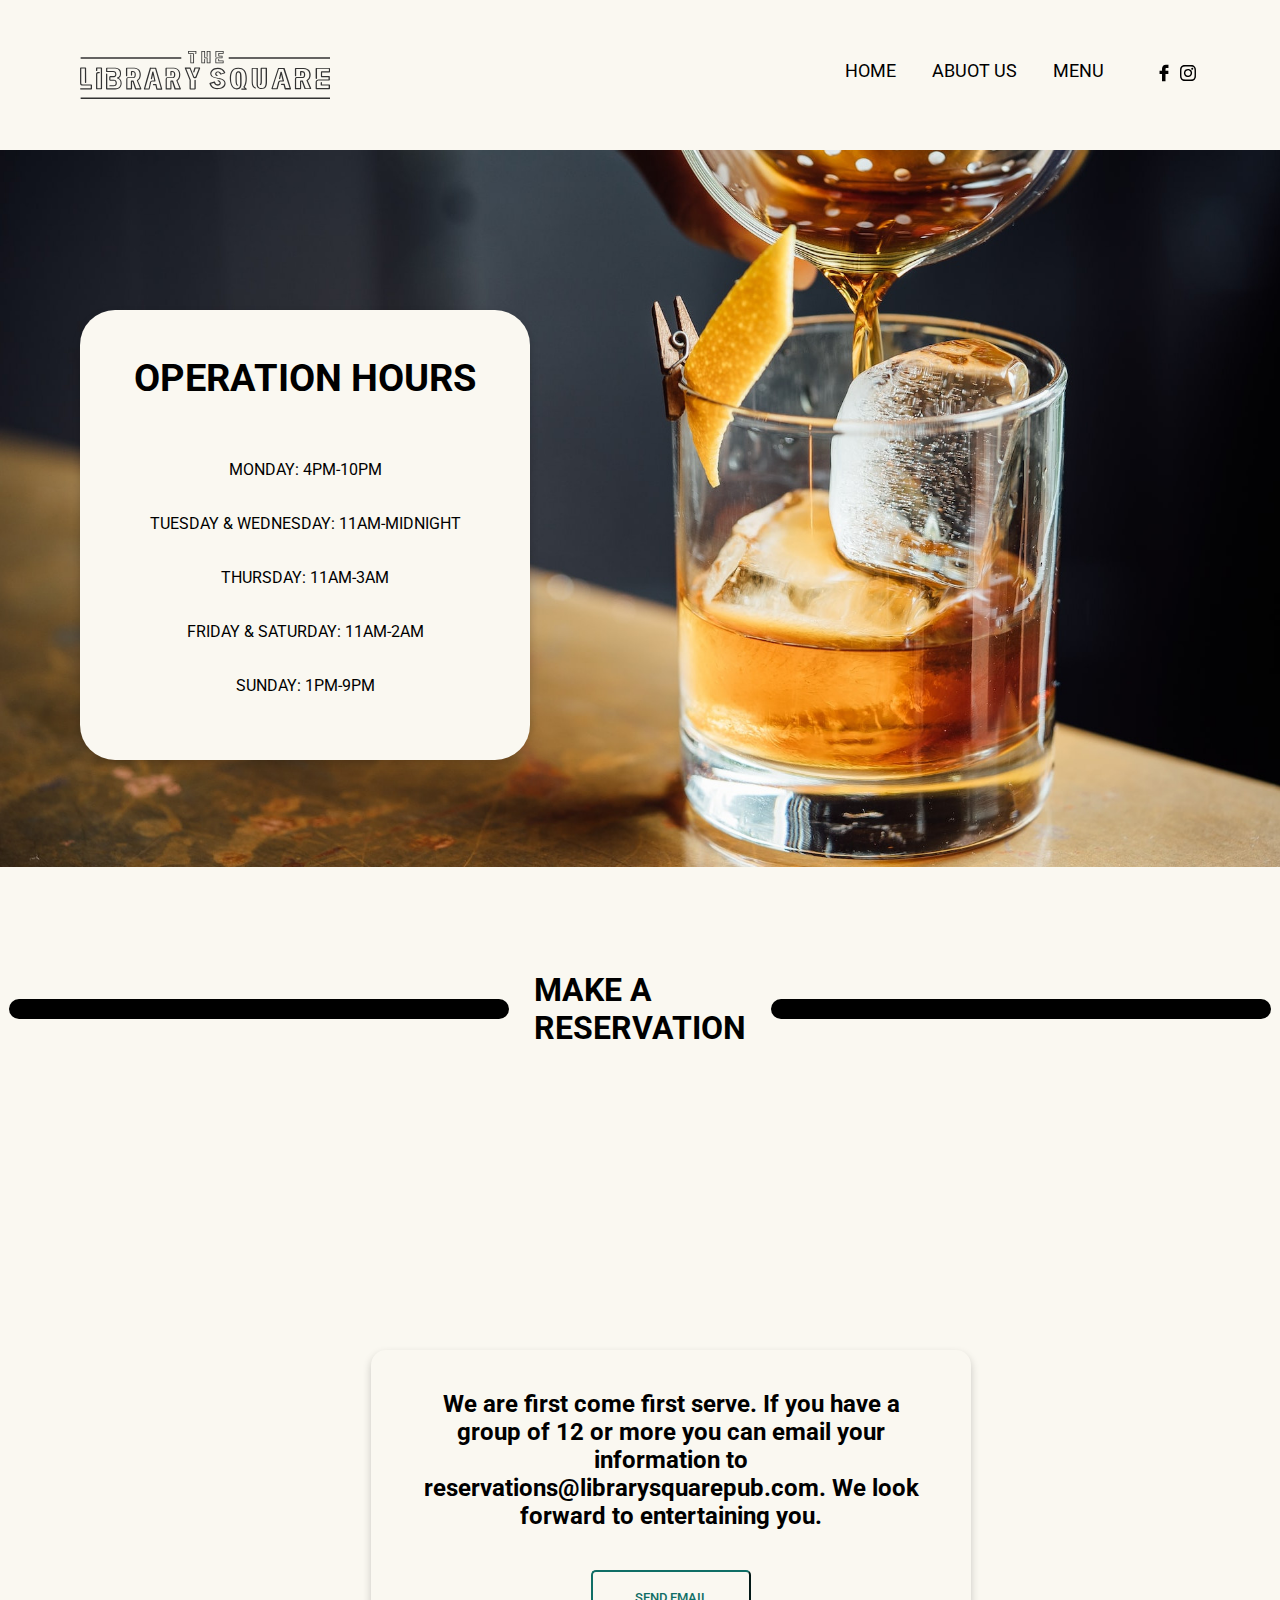
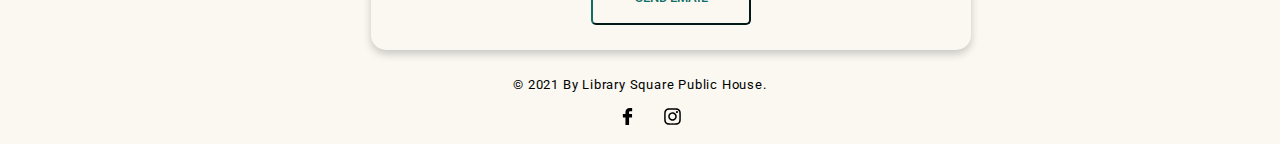
<file: Final-project/index.html>
<!DOCTYPE html>
<html lang="en">
<head>
    <meta charset="UTF-8">
    <meta http-equiv="X-UA-Compatible" content="IE=edge">
    <meta name="viewport" content="width=, initial-scale=1.0">
    <link rel="stylesheet" href="css/style.css">
    <link rel="stylesheet" href="css/header.css" />
    <script type="text/javascript" src="js/toggle-menu.js"></script>
    <title>Library Square Pub</title>
</head>
<body>
    <header>
      <img src="images/logo.svg" class="logo" />
      <div class="links">
        <nav class="nav">
          <a href="index.html">HOME</a>
          <a href="aboutUs.html">ABUOT US</a>
          <a href="menu.html">MENU</a>
        </nav>
        <a href="https://www.facebook.com/LibrarySquare" target="_blank"><img class="sns-icon" src="images/face.svg" /></a>
        <a href="https://www.instagram.com/thelibrarysquare/" target="_blank"><img class="sns-icon" src="images/insta.svg" /></a>
        <img class="hamburger" src="images/hamburger.svg" onclick="openMenu()" />
      </div>
      <div id="mobile-links">
        <div class="close">
          <img src="images/close.svg" class="close-icon" onclick="closeMenu()" />
        </div>
        <nav class="mobile-nav">
          <a href="index.html">HOME</a>
          <a href="aboutUs.html">ABUOT US</a>
          <a href="menu.html">MENU</a>
        </nav>
      </div>
    </header>
    <div class="home">
        <img src="images/homeBackground.jpg">
        <section class="hoursSection">
            <h1>operation hours</h1>
            <p>Monday: 4pm-10pm</p>
            <p>Tuesday & Wednesday: 11am-Midnight</p>
            <p>Thursday: 11am-3am</p>
            <p>Friday & Saturday: 11am-2am</p>
            <p>Sunday: 1pm-9pm</p>
        </section>
    </div>
    
    <div class="reservation">
        <img src="images/line.jpg">
        <h1>MAKE A RESERVATION</h1>
        <img src="images/line.jpg">
    </div>
    
    
    <div class="reservSec">
        <h2>We are first come first serve. If you have a group of 12 or more you can email your information to reservations@librarysquarepub.com. We look forward to entertaining you.</h2>
        <button class="button" role="button" href="mailto:reservations@librarysquarepub.com">send email</button>
    </div>

    <footer>
        <div class="divFooter">
            <h3><a href="mailto:reservations@librarysquarepub.com">reservations@librarysquarepub.com</a></h3>
            <h4>300 West Georgia st, vancouver, V6B 6B4</h4>
            <br>
            -
            <br>
            <small>© 2021 By Library Square Public House.</small>
            <div class="svgFooter">
                <a href="https://www.facebook.com/LibrarySquare" target="_blank"><img style="width: 25px; margin-left: 20px;" src="images/face.svg"></a>
                <a href="https://www.instagram.com/thelibrarysquare/" target="_blank"><img style="width: 25px; margin-left: 20px;" src="images/insta.svg"></a>
            </div>
        </div>
    </footer>
</body>
</html>
</file>
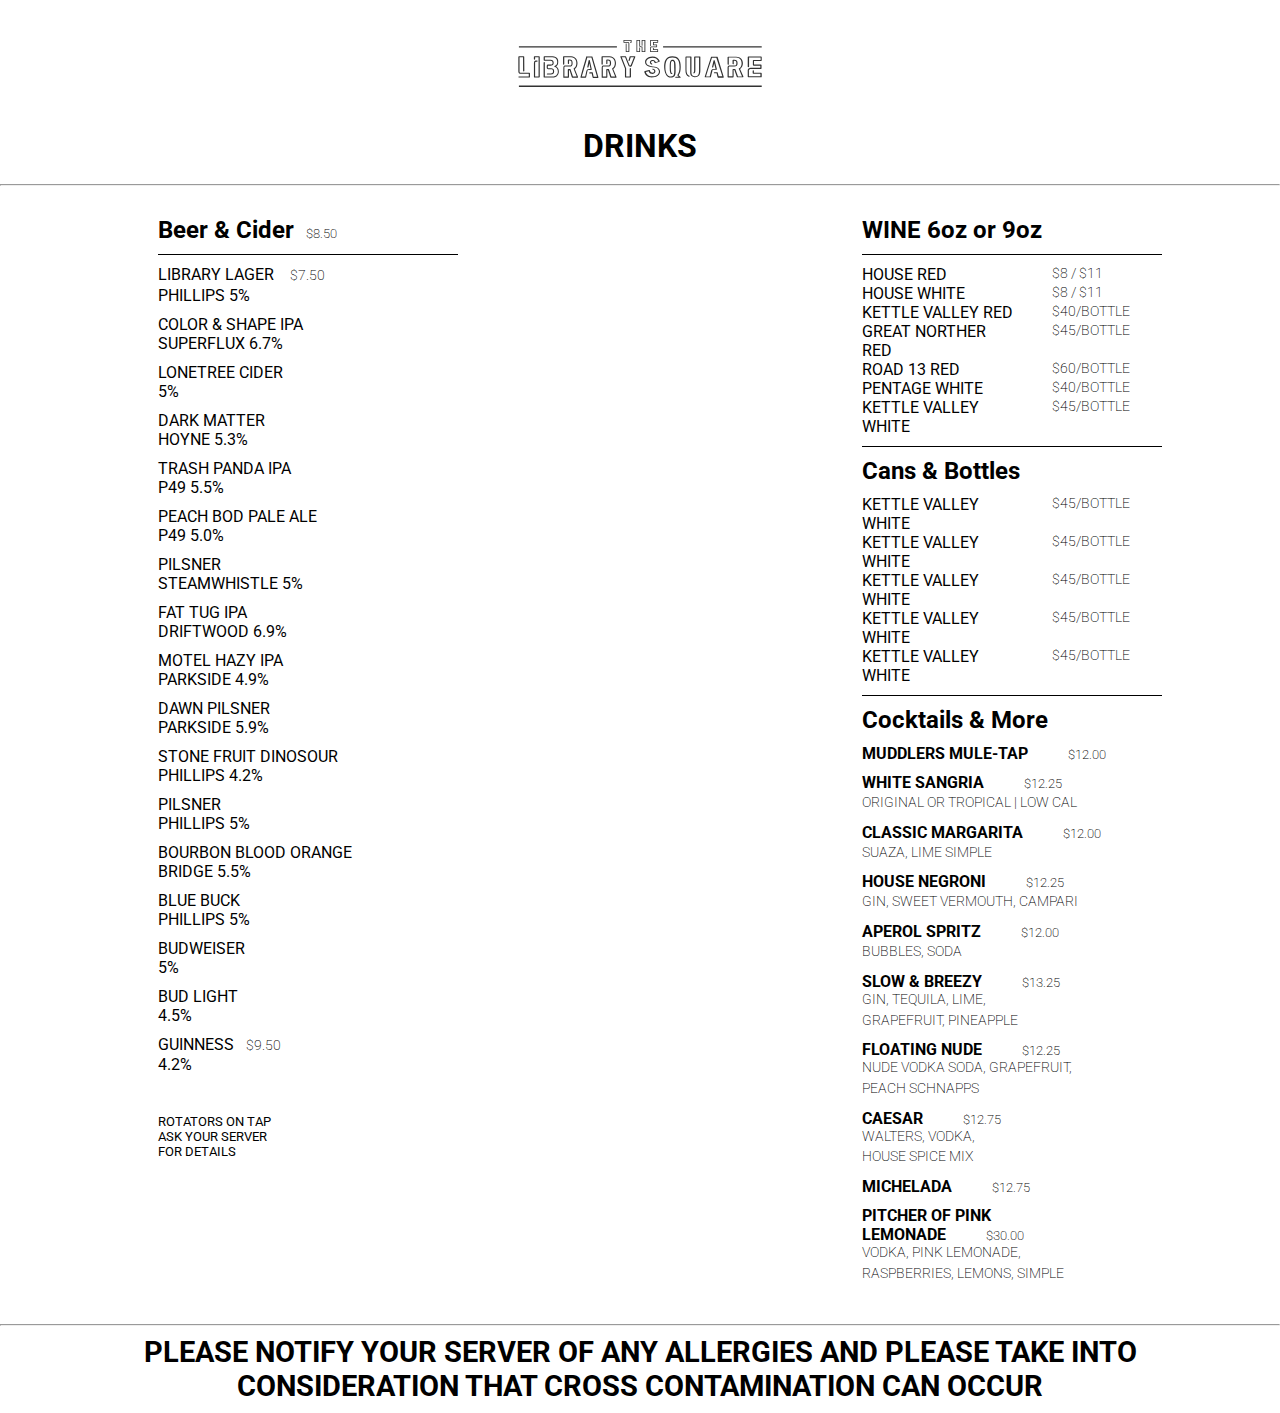
<file: Final-project/drinkMenu.html>
<!DOCTYPE html>
<html lang="en">
    <head>
        <meta charset="UTF-8">
        <meta http-equiv="X-UA-Compatible" content="IE=edge">
        <meta name="viewport" content="width=device-width, initial-scale=1.0">
        <link rel="stylesheet" href="css/drinkMenu.css">
        <title>Document</title>
    </head>
    <body>
        <header>
            <img class="logo" src="images/logo.svg">
            <h1>DRINKS</h1>
        </header>
        <br>
        <hr>
        <div class="content">
            <div class="subContent1">
                <h2>Beer & Cider &nbsp;<small>$8.50</small></h2>
                <div class="line"></div>
                <div class="product">
                    <p>LIBRARY LAGER &nbsp;&nbsp;&nbsp;<span>$7.50</span></p>
                    <p>PHILLIPS 5%</p>
                </div>
                <div class="product">
                    <p>COLOR & SHAPE IPA </p>
                    <p>SUPERFLUX 6.7%</p>
                </div>
                <div class="product">
                    <p>LONETREE CIDER </p>
                    <p>5%</p>
                </div>
                <div class="product">
                    <p>DARK MATTER </p>
                    <p>HOYNE 5.3%</p>
                </div>
                <div class="product">
                    <p>TRASH PANDA IPA </p>
                    <p>P49 5.5%</p>
                </div>
                <div class="product">
                    <p>PEACH BOD PALE ALE </p>
                    <p>P49 5.0%</p>
                </div>
                <div class="product">
                    <p>PILSNER </p>
                    <p>STEAMWHISTLE 5%</p>
                </div>
                <div class="product">
                    <p>FAT TUG IPA </p>
                    <p>DRIFTWOOD 6.9%</p>
                </div>
                <div class="product">
                    <p>MOTEL HAZY IPA </p>
                    <p>PARKSIDE 4.9%</p>
                </div>
                <div class="product">
                    <p>DAWN PILSNER </p>
                    <p>PARKSIDE 5.9%</p>
                </div>
                <div class="product">
                    <p>STONE FRUIT DINOSOUR </p>
                    <p>PHILLIPS 4.2%</p>
                </div>
                <div class="product">
                    <p>PILSNER </p>
                    <p>PHILLIPS 5%</p>
                </div>
                <div class="product">
                    <p>BOURBON BLOOD ORANGE</p>
                    <p>BRIDGE 5.5%</p>
                </div>
                <div class="product">
                    <p>BLUE BUCK</p>
                    <p>PHILLIPS 5%</p>
                </div>
                <div class="product">
                    <p>BUDWEISER</p>
                    <p>5%</p>
                </div>
                <div class="product">
                    <p>BUD LIGHT</p>
                    <p>4.5%</p>
                </div>
                <div class="product">
                    <p>GUINNESS&nbsp;&nbsp;&nbsp;<span>$9.50</span></p>
                    <p>4.2%</p>
                </div>
                <p class="lT">ROTATORS ON TAP ASK YOUR SERVER FOR DETAILS</p>
            </div>
            <div class="subContent2">
                <h2>WINE 6oz or 9oz</h2>
                <div class="line"></div>
                <div class="wine">
                    <p>house red</p> 
                    <span>$8 / $11</span>
                </div>
                <div class="wine">
                    <p>house white</p> 
                    <span>$8 / $11</span>
                </div>
                <div class="wine">
                    <p>kettle valley red</p> 
                    <span>$40/bottle</span>
                </div>
                <div class="wine">
                    <p>great norther red</p> 
                    <span>$45/bottle</span>
                </div>
                <div class="wine">
                    <p>road 13 red</p> 
                    <span>$60/bottle</span>
                </div>
                <div class="wine">
                    <p>pentage white</p> 
                    <span>$40/bottle</span>
                </div>
                <div class="wine">
                    <p>kettle valley white</p> 
                    <span>$45/bottle</span>
                </div>
                <div class="line"></div>
                <h2 style="margin-bottom: 10px;">Cans & Bottles</h2>
                <div class="wine">
                    <p>kettle valley white</p> 
                    <span>$45/bottle</span>
                </div>
                <div class="wine">
                    <p>kettle valley white</p> 
                    <span>$45/bottle</span>
                </div>
                <div class="wine">
                    <p>kettle valley white</p> 
                    <span>$45/bottle</span>
                </div>
                <div class="wine">
                    <p>kettle valley white</p> 
                    <span>$45/bottle</span>
                </div>
                <div class="wine">
                    <p>kettle valley white</p> 
                    <span>$45/bottle</span>
                </div>
                <div class="line"></div>
                <h2 style="margin-bottom: 10px;">Cocktails & More</h2>
                <div class="products">
                    <p><strong>MUDDLERS MULE-TAP</strong><small class="ml40">$12.00</small></p>
                </div>
                <div class="products">
                    <p><strong>WHITE SANGRIA</strong><small class="ml40">$12.25</small></p>
                    <span>ORIGINAL OR TROPICAL | LOW CAL</span>
                </div>
                <div class="products">
                    <p><strong>CLASSIC MARGARITA</strong><small class="ml40">$12.00</small></p>
                    <span>SUAZA, LIME SIMPLE</span>
                </div>
                <div class="products">
                    <p><strong>HOUSE NEGRONI</strong><small class="ml40">$12.25</small></p>
                    <span>GIN, SWEET VERMOUTH, CAMPARI</span>
                </div>
                <div class="products">
                    <p><strong>APEROL SPRITZ</strong><small class="ml40">$12.00</small></p>
                    <span>BUBBLES, SODA</span>
                </div>
                <div class="products">
                    <p><strong>SLOW & BREEZY</strong><small class="ml40">$13.25</small></p>
                    <p class="span">GIN, TEQUILA, LIME,</p> 
                    <span>GRAPEFRUIT, PINEAPPLE</span>
                </div>
                <div class="products">
                    <p><strong>FLOATING NUDE</strong><small class="ml40">$12.25</small></p>
                    <p class="span">NUDE VODKA SODA, GRAPEFRUIT,</p>
                    <span>PEACH SCHNAPPS</span>
                </div>
                <div class="products">
                    <p><strong>CAESAR</strong><small class="ml40">$12.75</small></p>
                    <p class="span">WALTERS, VODKA,</p>
                    <span>HOUSE SPICE MIX</span>
                </div>
                <div class="products">
                    <p><strong>MICHELADA</strong><small class="ml40">$12.75</small></p>
                </div>
                <div class="products">
                    <p><strong>PITCHER OF PINK LEMONADE</strong><small class="ml40">$30.00</small></p>
                    <p class="span">VODKA, PINK LEMONADE,</p>
                    <span>RASPBERRIES, LEMONS, SIMPLE</span>
                </div>
            </div>
        </div>
        <hr>
        <div class="foot">
            <strong >PLEASE NOTIFY YOUR SERVER OF ANY ALLERGIES AND PLEASE TAKE INTO CONSIDERATION THAT CROSS CONTAMINATION CAN OCCUR</strong>
        </div>
    </body>
</html>
</file>
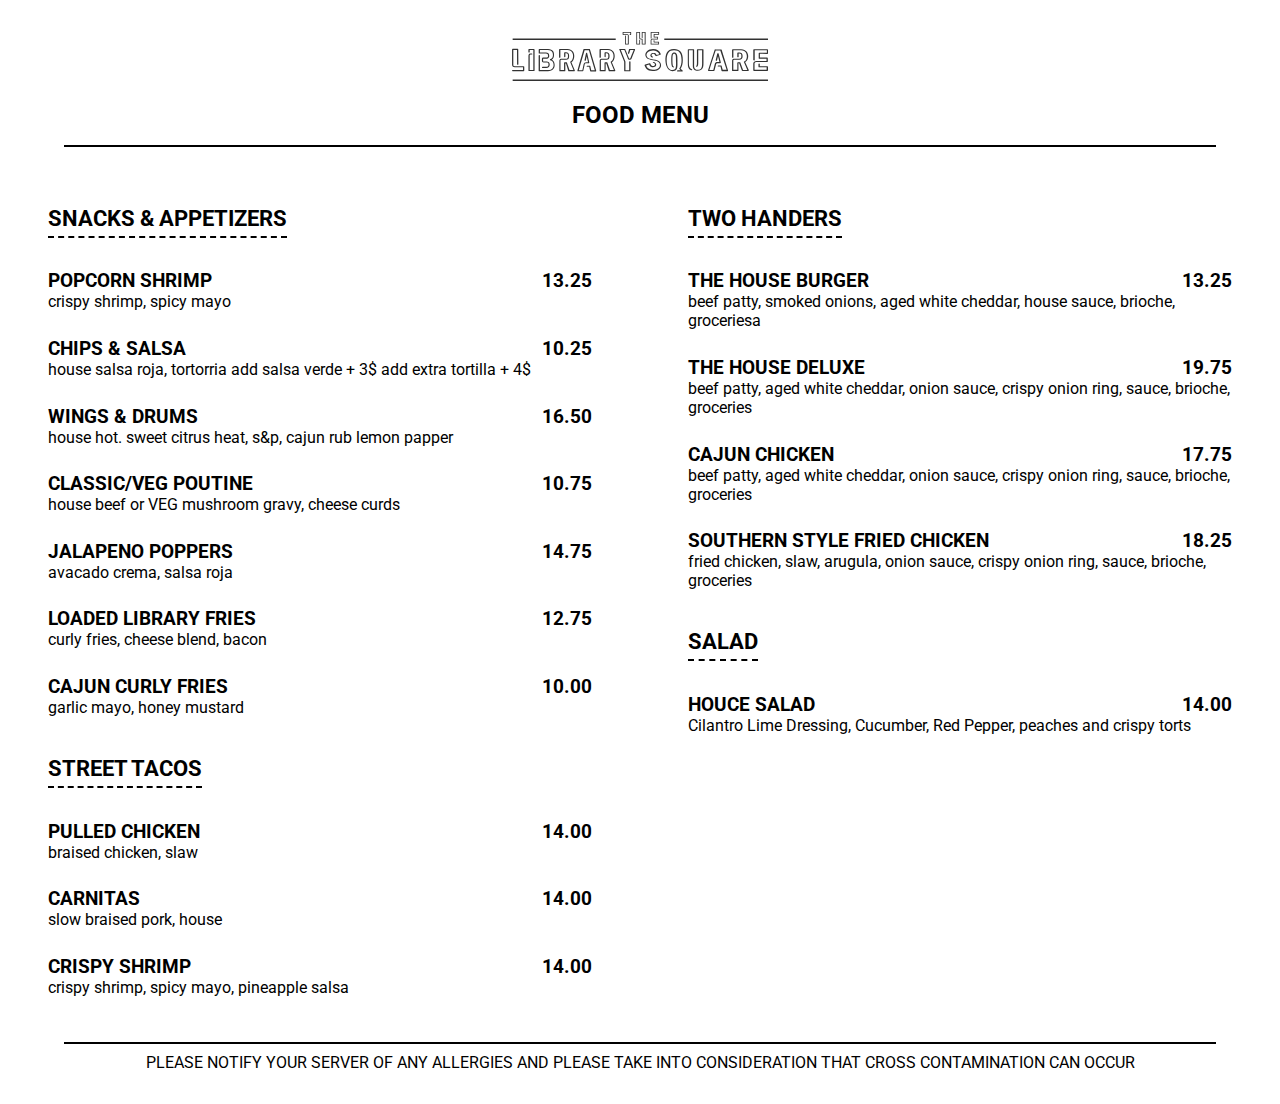
<file: Final-project/foodMenu.html>
<!DOCTYPE html>
<html lang="en">
  <head>
    <meta charset="UTF-8" />
    <meta http-equiv="X-UA-Compatible" content="IE=edge" />
    <meta name="viewport" content="width=device-width, initial-scale=1.0" />
    <link rel="stylesheet" href="css/food-menu.css" />
    <title>Food Menu</title>
  </head>
  <body>
    <div class="top-section">
      <img class="logo" src="images/logo.svg" />
      <h1>FOOD MENU</h1>
    </div>
    <div class="main">
      <div class="left">
        <div class="menu-type-section">
          <h2 class="menu-type">SNACKS & APPETIZERS</h2>
        </div>
        <div class="menu">
          <div class="menu-top">
            <div class="menu-title">POPCORN SHRIMP</div>
            <div class="price">13.25</div>
          </div>
          <div class="description">crispy shrimp, spicy mayo</div>
        </div>
        <div class="menu">
          <div class="menu-top">
            <div class="menu-title">CHIPS & SALSA</div>
            <div class="price">10.25</div>
          </div>
          <div class="description">house salsa roja, tortorria add salsa verde + 3$ add extra tortilla + 4$</div>
        </div>
        <div class="menu">
          <div class="menu-top">
            <div class="menu-title">WINGS & DRUMS</div>
            <div class="price">16.50</div>
          </div>
          <div class="description">house hot. sweet citrus heat, s&p, cajun rub lemon papper</div>
        </div>
        <div class="menu">
          <div class="menu-top">
            <div class="menu-title">CLASSIC/VEG POUTINE</div>
            <div class="price">10.75</div>
          </div>
          <div class="description">house beef or VEG mushroom gravy, cheese curds</div>
        </div>
        <div class="menu">
          <div class="menu-top">
            <div class="menu-title">JALAPENO POPPERS</div>
            <div class="price">14.75</div>
          </div>
          <div class="description">avacado crema, salsa roja</div>
        </div>
        <div class="menu">
          <div class="menu-top">
            <div class="menu-title">LOADED LIBRARY FRIES</div>
            <div class="price">12.75</div>
          </div>
          <div class="description">curly fries, cheese blend, bacon</div>
        </div>
        <div class="menu">
          <div class="menu-top">
            <div class="menu-title">CAJUN CURLY FRIES</div>
            <div class="price">10.00</div>
          </div>
          <div class="description">garlic mayo, honey mustard</div>
        </div>
        <div class="menu-type-section">
          <h2 class="menu-type">STREET TACOS</h2>
        </div>
        <div class="menu">
          <div class="menu-top">
            <div class="menu-title">PULLED CHICKEN</div>
            <div class="price">14.00</div>
          </div>
          <div class="description">braised chicken, slaw</div>
        </div>
        <div class="menu">
          <div class="menu-top">
            <div class="menu-title">CARNITAS</div>
            <div class="price">14.00</div>
          </div>
          <div class="description">slow braised pork, house</div>
        </div>
        <div class="menu">
          <div class="menu-top">
            <div class="menu-title">CRISPY SHRIMP</div>
            <div class="price">14.00</div>
          </div>
          <div class="description">crispy shrimp, spicy mayo, pineapple salsa</div>
        </div>
      </div>
      <div class="right">
        <div class="menu-type-section">
          <h2 class="menu-type">TWO HANDERS</h2>
        </div>
        <div class="menu">
          <div class="menu-top">
            <div class="menu-title">THE HOUSE BURGER</div>
            <div class="price">13.25</div>
          </div>
          <div class="description">beef patty, smoked onions, aged white cheddar, house sauce, brioche, groceriesa</div>
        </div>
        <div class="menu">
          <div class="menu-top">
            <div class="menu-title">THE HOUSE DELUXE</div>
            <div class="price">19.75</div>
          </div>
          <div class="description">beef patty, aged white cheddar, onion sauce, crispy onion ring, sauce, brioche, groceries</div>
        </div>
        <div class="menu">
          <div class="menu-top">
            <div class="menu-title">CAJUN CHICKEN</div>
            <div class="price">17.75</div>
          </div>
          <div class="description">beef patty, aged white cheddar, onion sauce, crispy onion ring, sauce, brioche, groceries</div>
        </div>
        <div class="menu">
          <div class="menu-top">
            <div class="menu-title">SOUTHERN STYLE FRIED CHICKEN</div>
            <div class="price">18.25</div>
          </div>
          <div class="description">fried chicken, slaw, arugula, onion sauce, crispy onion ring, sauce, brioche, groceries</div>
        </div>
        <div class="menu-type-section">
          <h2 class="menu-type">SALAD</h2>
        </div>
        <div class="menu">
          <div class="menu-top">
            <div class="menu-title">HOUCE SALAD</div>
            <div class="price">14.00</div>
          </div>
          <div class="description">Cilantro Lime Dressing, Cucumber, Red Pepper, peaches and crispy torts</div>
        </div>
      </div>
    </div>
    <div class="bottom">
      PLEASE NOTIFY YOUR SERVER OF ANY ALLERGIES AND PLEASE TAKE INTO CONSIDERATION THAT CROSS CONTAMINATION CAN OCCUR
    </div>
  </body>
</html>
</file>
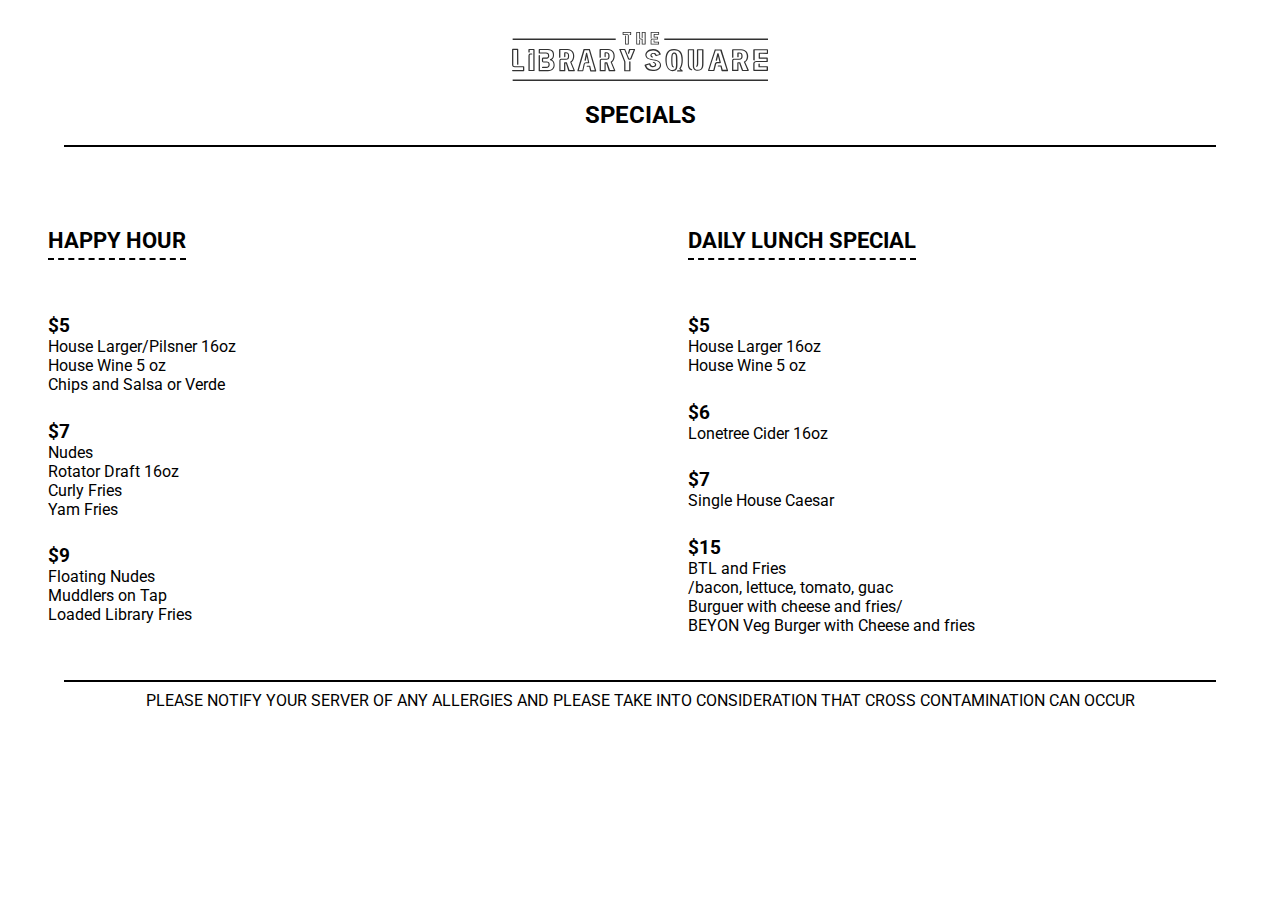
<file: Final-project/lunchMenu.html>
<!DOCTYPE html>
<html lang="en">
  <head>
    <meta charset="UTF-8" />
    <meta http-equiv="X-UA-Compatible" content="IE=edge" />
    <meta name="viewport" content="width=device-width, initial-scale=1.0" />
    <link rel="stylesheet" href="css/lunchMenu.css" />
    <title>Lunch Menu</title>
  </head>
  <body>
    <div class="top-section">
      <img class="logo" src="images/logo.svg" />
      <h1>SPECIALS</h1>
    </div>
    <div class="main">
      <div class="left">
        <div class="menu-type-section">
          <h2 class="menu-type">HAPPY HOUR</h2>
        </div>
        <div class="menu">
          <div class="menu-top">
            <div class="price">$5</div>
        </div>
          <div class="description">House Larger/Pilsner  16oz</div>
          <div class="description">House Wine 5 oz</div>
          <div class="description">Chips and Salsa or Verde</div>
        </div>

        <div class="menu">
            <div class="menu-top">
              <div class="price">$7</div>
          </div>
            <div class="description">Nudes</div>
            <div class="description">Rotator Draft 16oz</div>
            <div class="description">Curly Fries</div>
            <div class="description">Yam  Fries</div>
        </div>

        <div class="menu">
            <div class="menu-top">
              <div class="price">$9</div>
            </div>
            <div class="description">Floating Nudes</div>
            <div class="description">Muddlers on Tap</div>
            <div class="description">Loaded Library Fries</div>
        </div>
  
   </div>

      <div class="right">
        <div class="menu-type-section">
          <h2 class="menu-type">DAILY LUNCH SPECIAL</h2>
          
        </div>
        <div class="menu">
          <div class="menu-top">
            
            <div class="price">$5</div>
          </div>
          <div class="description">House Larger   16oz</div>
          <div class="description">House Wine 5 oz</div>
        </div>
        <div class="menu">
            <div class="menu-top">
              
              <div class="price">$6</div>
            </div>
            <div class="description">Lonetree  Cider 16oz</div>
            
        </div>
        <div class="menu">
            <div class="menu-top">
              
              <div class="price">$7</div>
            </div>
            <div class="description">Single House Caesar</div>
            
        </div>
        <div class="menu">
            <div class="menu-top">
              
              <div class="price">$15</div>
            </div>
            <div class="description">BTL and Fries</div>
            <div class="description">/bacon, lettuce, tomato, guac</div>
            <div class="description">Burguer with cheese and fries/</div>
            <div class="description">BEYON  Veg Burger with Cheese and fries</div>
            
        </div>
        
        
        
      </div>
    </div>
    <div class="bottom">
      PLEASE NOTIFY YOUR SERVER OF ANY ALLERGIES AND PLEASE TAKE INTO CONSIDERATION THAT CROSS CONTAMINATION CAN OCCUR
    </div>
  </body>
</html>
</file>
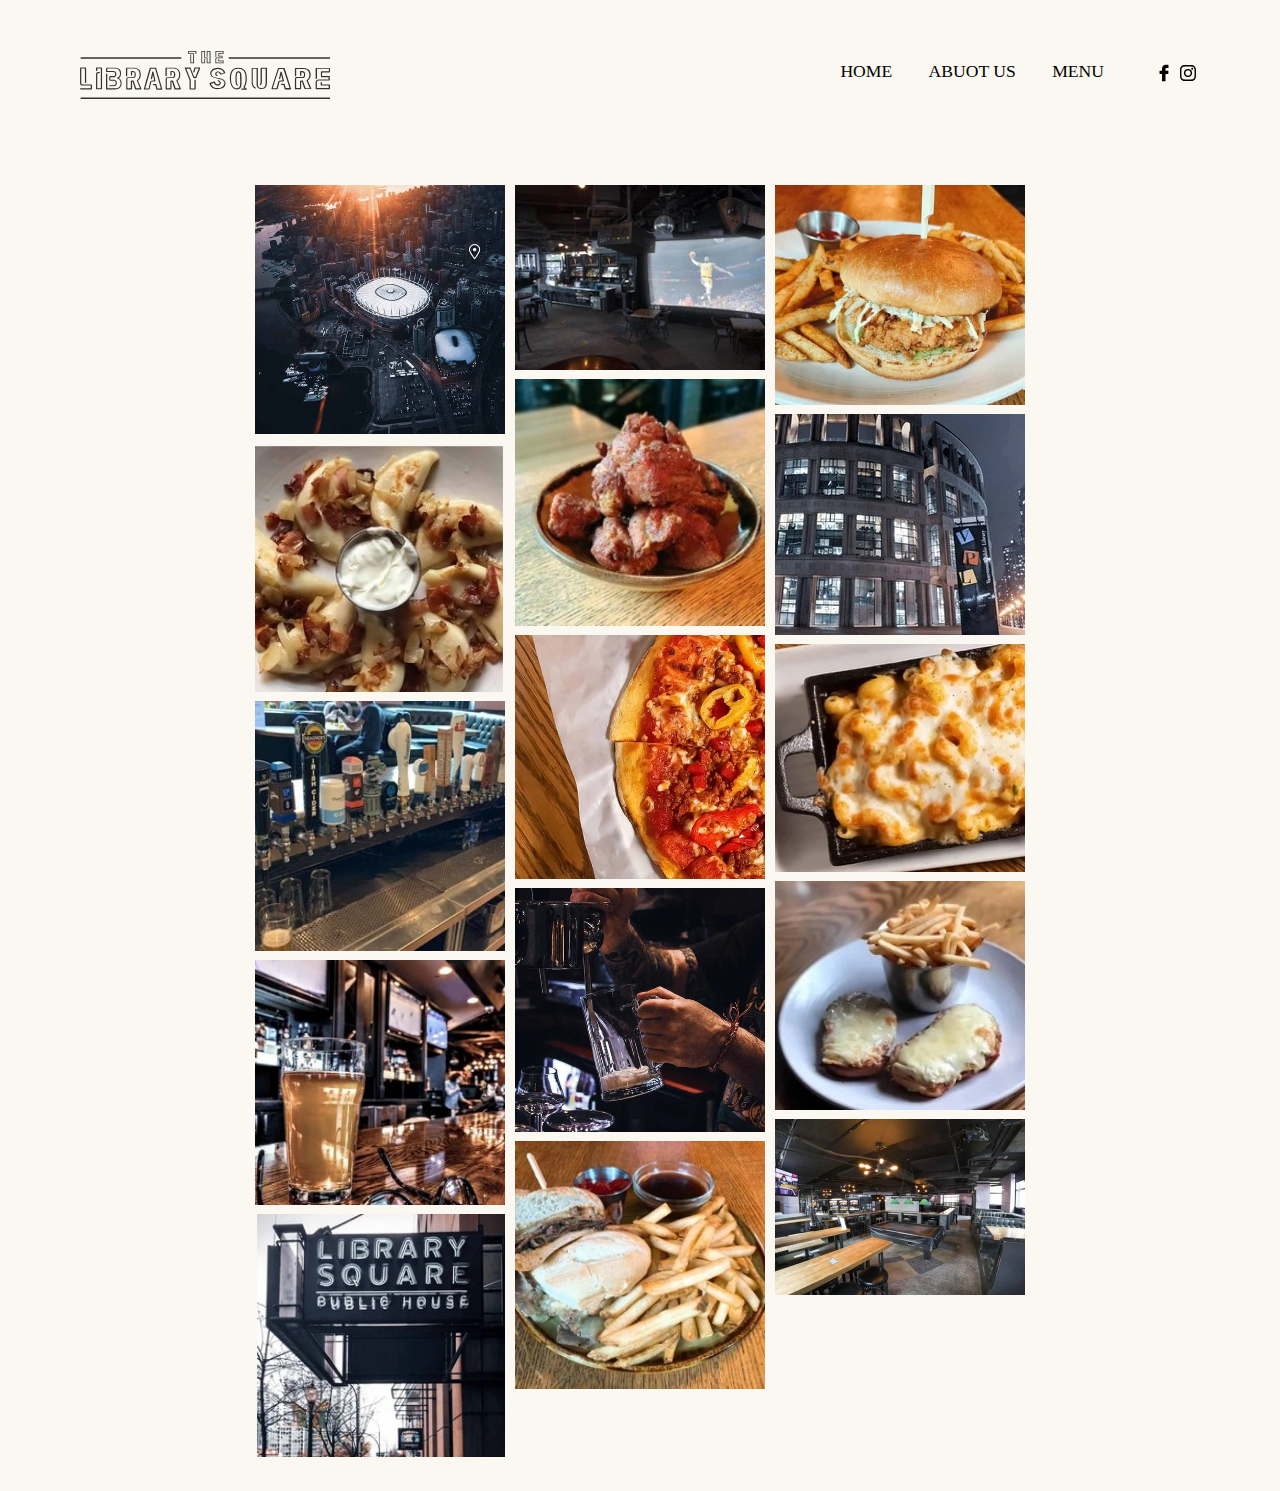
<file: Final-project/ourPhotos.html>
<!DOCTYPE html>
<html lang="en">
  <head>
    <meta charset="UTF-8" />
    <meta http-equiv="X-UA-Compatible" content="IE=edge" />
    <meta name="viewport" content="width=device-width, initial-scale=1.0" />
    <link rel="stylesheet" href="css/ourPhotos.css" />
    <link rel="stylesheet" href="css/header.css" />
    
    <title>Our Phothos</title>
  </head>
  <header>
    <img src="images/logo.svg" class="logo" />
    <div class="links">
      <nav class="nav">
        <a href="index.html">HOME</a>
        <a href="aboutUs.html">ABUOT US</a>
        <a href="menu.html">MENU</a>
      </nav>
      <a href="https://www.facebook.com/LibrarySquare" target="_blank"><img class="sns-icon" src="images/face.svg" /></a>
      <a href="https://www.instagram.com/thelibrarysquare/" target="_blank"><img class="sns-icon" src="images/insta.svg" /></a>
      <img class="hamburger" src="images/hamburger.svg" onclick="openMenu()" />
    </div>
    <div id="mobile-links">
      <div class="close">
        <img src="images/close.svg" class="close-icon" onclick="closeMenu()" />
      </div>
      <nav class="mobile-nav">
        <a href="index.html">HOME</a>
        <a href="aboutUs.html">ABUOT US</a>
        <a href="menu.html">MENU</a>
      </nav>
    </div>
  </header>

  <body>
    
        <div class="row">
                <div class="colum">
                    <img alt="photo1" src="images/photo1.jpg"/>
                    <img alt="photo2" src="images/photo2.jpg"/>
                    <img alt="photo3" src="images/photo3.jpg"/>
                    <img alt="photo4" src="images/photo4.jpg"/>
                    <img alt="photo5" src="images/photo5.jpg"/>
                </div>
                <div class="colum">
                    <img alt="photo1" src="images/photo6.jpg"/>
                    <img alt="photo2" src="images/photo7.jpg"/>
                    <img alt="photo3" src="images/photo8.jpg"/>
                    <img alt="photo4" src="images/photo9.jpg"/>
                    <img alt="photo5" src="images/photo10.jpg"/>
                </div>
                <div class="colum">
                    <img alt="photo1" src="images/photo11.jpg"/>
                    <img alt="photo2" src="images/photo12.jpg"/>
                    <img alt="photo3" src="images/photo13.jpg"/>
                    <img alt="photo4" src="images/photo14.jpg"/>
                    <img alt="photo5" src="images/photo15.jpg"/>
                </div>
                
               
        </div>
  </body>
</html>
</file>
<file: Final-project/css/style.css>
@import url("https://fonts.googleapis.com/css2?family=Roboto:wght@400;500&display=swap");
* {
  margin: 0%;
  padding: 0%;
  font-family: "Roboto", sans-serif;
  background-color: #faf8f1;
}

.svgFooter {
  display: flex;
  align-items: center;
  justify-content: center;
}

.hoursSection {
  background-color: #faf8f1;
  width: 450px;
  height: 450px;
  position: absolute;
  top: 160px;
  left: 80px;
  text-transform: uppercase;
  border-radius: 35px;
  box-shadow: 0 4px 8px rgba(0, 0, 0, 0.2);
}
.hoursSection {
  text-align: center;
  animation: fadeIn 1s;
  -webkit-animation: fadeIn 1s;
  -moz-animation: fadeIn 1s;
  -o-animation: fadeIn 1s;
  -ms-animation: fadeIn 1s;
}

.hoursSection h1 {
  font-size: 2.4rem;
  margin-top: 45px;
  margin-bottom: 60px;
}
.hoursSection p {
  margin-top: 35px;
}

.home {
  position: relative;
}

.home img {
  max-width: 100%;
}

.reservation {
  display: flex;
  justify-content: center;
  align-items: center;
  margin-top: 100px;
}
.reservation img {
  border-radius: 50px;
  margin: 25px;
}

.reservSec {
  width: 600px;
  height: 300px;
  text-align: center;
  background-color: #faf8f1;
  position: absolute;
  left: 29%;
  top: 150%;
  box-shadow: 0 4px 8px rgba(0, 0, 0, 0.2);
  border-radius: 15px;
}
.reservSec h2 {
  margin: 40px;
}

.button {
  color: #106e66;
  font-weight: 500;
  height: 55px;
  width: 160px;
  text-transform: uppercase;
  border: 2%;
  border-color: #106e66;
  background-color: #faf8f1;
  border-radius: 5px;
}
.button:hover {
  background-color: #106e66;
  transition: all 0.3s ease 0s;
  color: white;
}

footer {
  margin-top: 450px;
}

.divFooter {
  line-height: 2.5;
  letter-spacing: 0.05rem;
  text-align: center;
}

@keyframes fadeIn {
  0% {
    opacity: 0;
  }
  100% {
    opacity: 1;
  }
  0% {
    left: 70px;
  }
  100% {
    left: 80px;
  }
}

@-moz-keyframes fadeIn {
  0% {
    opacity: 0;
  }
  100% {
    opacity: 1;
  }
  0% {
    left: 70px;
  }
  100% {
    left: 80px;
  }
}

@-webkit-keyframes fadeIn {
  0% {
    opacity: 0;
  }
  100% {
    opacity: 1;
  }
  0% {
    left: 70px;
  }
  100% {
    left: 80px;
  }
}

@-o-keyframes fadeIn {
  0% {
    opacity: 0;
  }
  100% {
    opacity: 1;
  }
  0% {
    left: 70px;
  }
  100% {
    left: 80px;
  }
}

@-ms-keyframes fadeIn {
  0% {
    opacity: 0;
  }
  100% {
    opacity: 1;
  }
  0% {
    left: 70px;
  }
  100% {
    left: 80px;
  }
}
</file>
<file: Final-project/css/header.css>
header {
  background-color: #faf8f1;
  z-index: 3;
  height: 150px;
  padding: 0 5rem;
  display: flex;
  align-items: center;
}

.nav {
  font-size: 1.1rem;
  padding-right: 2rem;
}

.nav a {
  padding: 0 1rem;
  text-decoration: none;
  color: #000;
}

.nav a:hover {
  color: #106e66;
}

.hamburger {
  display: none;
  width: 25px;
  margin-left: 10px;
  cursor: pointer;
}

.logo {
  width: 250px;
}

.sns-icon {
  width: 24px;
}

.links {
  margin-left: auto;
  display: flex;
}

#mobile-links {
  display: none;
  background-color: #faf8f1;
  width: 100%;
  height: 100%;
  position: fixed;
  top: 0;
  left: 0;
  z-index: 4;
}

.mobile-nav {
  display: flex;
  flex-direction: column;
  align-items: center;
  padding-top: 7rem;
}

.mobile-nav a {
  margin-bottom: 2rem;
  text-decoration: none;
  color: #000;
}

.mobile-nav a:hover {
  color: #106e66;
}

.close {
  text-align: right;
  margin-top: 2rem;
  margin-right: 2rem;
}

.close-icon {
  width: 20px;
  height: 20px;
  cursor: pointer;
}

@media only screen and (max-width: 767px) {
  header {
    padding: 0 1rem;
    height: 100px;
  }
  nav {
    display: none;
  }
  .logo {
    width: 200px;
  }
  .hamburger {
    display: inline-block;
  }
}
</file>
<file: Final-project/css/drinkMenu.css>
@import url('https://fonts.googleapis.com/css2?family=Roboto:wght@400;500&display=swap');
* {
    margin: 0px;
    padding: 0px;
    font-family: 'Roboto', sans-serif;
    -webkit-user-select: none !important;
    -moz-user-select: none !important;
    user-select: none !important;
}

header {
    display: flex;
    flex-direction: column;
    align-items: center;
}
small {
    font-weight: 200;
    font-size: 0.8rem;
}

.logo {
    width: 274.56px;
    height: 47px;
    color: black;
    margin: 40px;
}

.content {
    display: grid;
    grid-template-columns: 10% 25% 30% 25% 10%;
    grid-template-rows: 2% all;
}

.subContent1 {
    grid-column: 2;
    grid-row: 1;
    margin: 30px;
}

.subContent2 {
    grid-column: 4;
    grid-row: 1;
    margin: 30px;
}

.line {
    background-color: black;
    width: 300px;
    height: 1px;
    margin-top: 10px;
    margin-bottom: 10px;
}
.line p{ 
    color: transparent;
}

.product {
    margin-top: 10px;
    margin-bottom: 10px;
}

.products {
    margin-top: 10px;
    margin-bottom: 10px;
}

.wine {
    display: grid;
    grid-template-columns: 60% 13% 27%;
    grid-template-rows: 100%;
    text-transform: uppercase;
}
.wine span {
    grid-column-start: 3;
}

span {
    font-weight: 200;
    font-size: 0.9rem;
    line-height: 1.3;
}

.span {
    font-weight: 200;
    font-size: 0.9rem;
    line-height: 1.3;
}

.lT {
    font-size: 0.8rem;
    width: 130px;
    margin-top: 40px;
}

.foot {
    font-size: 1.8rem;
    margin-left: 2rem;
    margin-right: 2rem;
    margin-top: 0.6rem;
    margin-bottom: 0.6rem;
    text-align: center;
}

.ml40 {
    margin-left: 40px;
}

@media only screen and (max-width: 600px) {
    .content {
        display: grid;
        grid-template-columns: 70% 30%;
        grid-template-rows: 2% all;
    }
    .subContent1 {
        grid-column: 1;
        grid-row: 1;
        margin: 30px;
    }
    .subContent2 {
        grid-column: 1;
        grid-row: 50;
        margin: 30px;
    }
    .foot {
        font-size: 1rem;
        margin-left: 2rem;
        margin-right: 2rem;
        margin-top: 0.6rem;
        margin-bottom: 0.6rem;
        text-align: center;
    }
    
    
    
    
    
    
    
    /* .subContent1,
    .subContent2 {
      display: block;
      margin: 0;
      padding: 0;
    }
  
    .wine {
      display: flex;
      flex-direction: column;
      align-items: flex-start;
      margin-bottom: 1rem;
    }
  
    .wine span {
      margin-top: 0.5rem;
      margin-bottom: 0;
    }
  
    .line {
      margin-top: 1rem;
      margin-bottom: 1rem;
    } */
  }
</file>
<file: Final-project/css/food-menu.css>
@import url("https://fonts.googleapis.com/css2?family=Roboto:wght@400;500&display=swap");
* {
  margin: 0%;
  padding: 0%;
  font-family: "Roboto", sans-serif;
}

h1 {
  padding: 1rem 0;
  text-align: center;
  font-size: 1.5rem;
}

.top-section {
  text-align: center;
  margin: 2rem 4rem;
  border-bottom: solid 2px #000;
}

.logo {
  width: 16rem;
}

.main {
  display: flex;
  justify-content: center;
}

.left {
  width: 50%;
}

.right {
  width: 50%;
}

.menu-type-section {
  margin: 1.6rem 0;
}

.menu-type {
  padding-bottom: 0.3rem;
  margin: 0 3rem;
  font-size: 1.4rem;
  font-weight: bold;
  border-bottom: dashed 2px #000;
  display: inline;
}

.menu {
  padding: 0.8rem 3rem;
}

.menu-top {
  display: flex;
  font-size: 1.2rem;
  font-weight: bold;
  justify-content: space-between;
}

.bottom {
  text-align: center;
  margin: 2rem 4rem;
  padding-top: 0.6rem;
  border-top: solid 2px #000;
}

@media only screen and (max-width: 767px) {
  .main {
    flex-direction: column;
  }

  .left {
    width: 100%;
  }

  .right {
    width: 100%;
  }
}
</file>
<file: Final-project/css/lunchMenu.css>
@import url("https://fonts.googleapis.com/css2?family=Roboto:wght@400;500&display=swap");
* {
  margin: 0%;
  padding: 0%;
  font-family: "Roboto", sans-serif;
}

h1 {
  padding: 1rem 0;
  text-align: center;
  font-size: 1.5rem;
}

.top-section {
  text-align: center;
  margin: 2rem 4rem;
  border-bottom: solid 2px #000;
}

.logo {
  width: 16rem;
}

.main {
  display: flex;
  justify-content: center;
}

.left {
  width: 50%;
}

.right {
  width: 50%;
}

.menu-type-section {
  margin: 3rem 0;
}

.menu-type {
  padding-bottom: 0.3rem;
  margin: 0 3rem;
  font-size: 1.4rem;
  font-weight: bold;
  border-bottom: dashed 2px #000;
  display: inline;
}

.menu {
  padding: 0.8rem 3rem;
}

.menu-top {
  display: flex;
  font-size: 1.2rem;
  font-weight: bold;
  justify-content: space-between;
}

.bottom {
  text-align: center;
  margin: 2rem 4rem;
  padding-top: 0.6rem;
  border-top: solid 2px #000;
}

@media only screen and (max-width: 767px) {
  .main {
    flex-direction: column;
  }

  .left {
    width: 100%;
  }

  .right {
    width: 100%;
  }
}
</file>
<file: Final-project/css/ourPhotos.css>
*{
    box-sizing: border-box;
    background-color: #faf8f1;
}

body{
    margin: 0;
    padding: 0;
}
img{
    width: 100%;
}
.row{
    display: flex;
    padding: 25px 250px;
    flex-wrap: wrap;
}
.colum{
    flex:25%;
    padding: 5px;
}
.colum img{
    margin-top: 5px;
}
@media(max-width: 800px){
    .colum{
        flex: 50%;
    }
}
@media(max-width: 600px){
    .colum{
        flex: 100%;
    }
}
</file>
